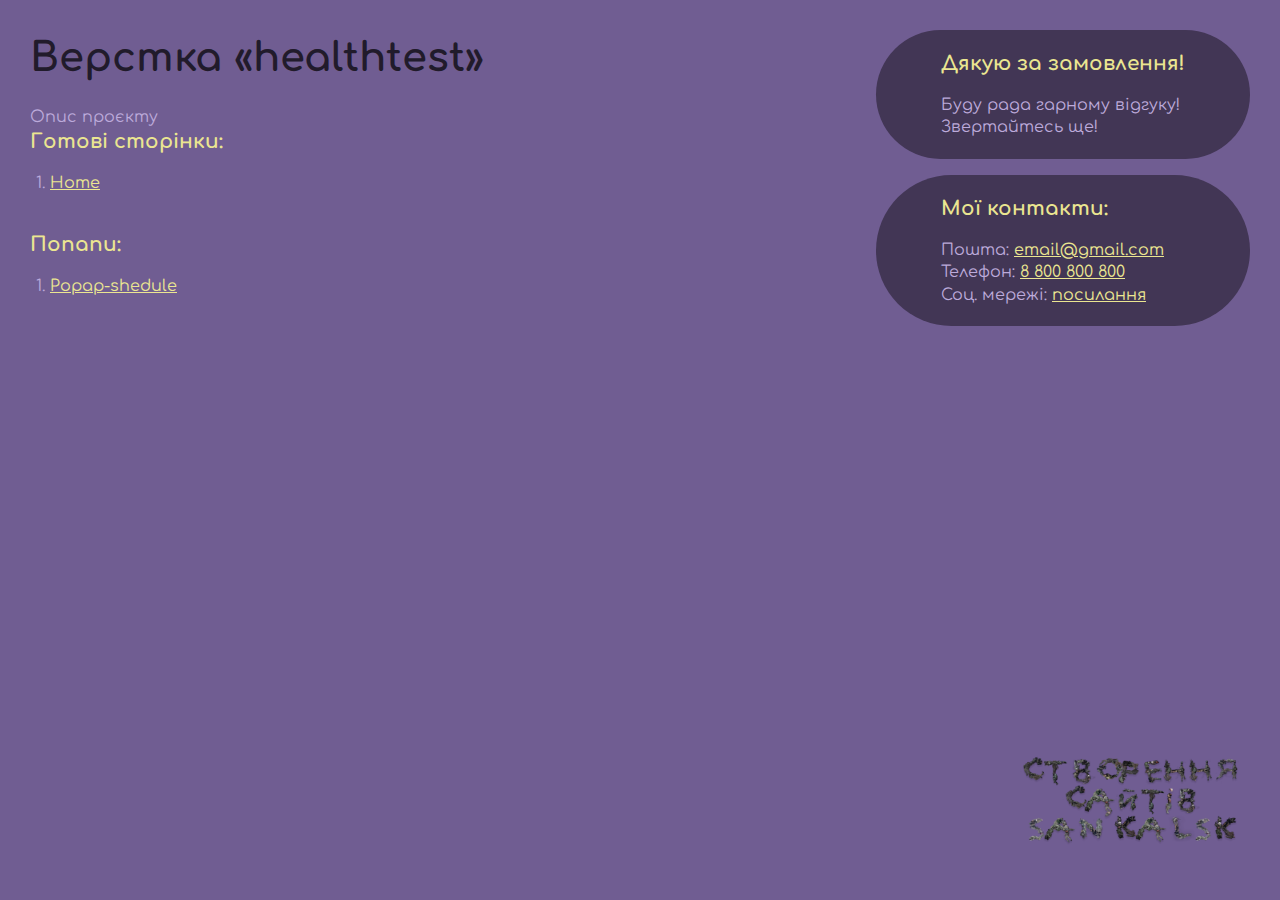
<file: index.html>
<!DOCTYPE html>
<html>

<head>
	<meta charset="UTF-8">
	<meta name="viewport" content="width=device-width, initial-scale=1.0">
	<title>Верстка «healthtest»</title>
</head>

<body>
	<div class="rootpage">
		<div class="rootpage__info">
			<h1>Верстка «healthtest»</h1>
			<div class="rootpage__content">
				<div class="rootpage__label">
					Опис проєкту
				</div>
				<h2>Готові сторінки:</h2>
				<ol class="rootpage__list">
					<li><a target="_blank" href="home.html">Home</a></li>
				</ol>
				<h2>Попапи:</h2>
				<ol class="rootpage__list">
					<li><a target="_blank" href="home.html#popup-schedule">Popap-shedule</a></li>
				</ol>
			</div>
		</div>
		<div class="rootpage__feedback">
			<div class="rootpage__tnx">
				<h2>Дякую за замовлення!</h2>
				<p>Буду рада гарному відгуку!</p>
				<p>Звертайтесь ще!</p>
			</div>
			<div class="rootpage__contacts">
				<h2>Мої контакти:</h2>
				<p>Пошта: <a href="mailto:email@gmail.com">email@gmail.com</a></p>
				<p>Телефон: <a href="tel:8800800800">8 800 800 800</a></p>
				<p>Соц. мережі: <a href="#">посилання</a></p>
			</div>
		</div>
	</div>
</body>
<style>
	@charset "UTF-8";
	@import url('https://fonts.googleapis.com/css2?family=Comfortaa:wght@400;700&display=swap');

	*,
	*::before,
	*::after {
		padding: 0px;
		margin: 0px;
		border: 0px;
		box-sizing: border-box;
	}

	html,
	body {
		height: 100%;
		margin: 0;
		padding: 0;
		min-width: 20rem;
		width: 100%;
		color: #bcaada;
		background-color: #705d92;
	}

	body {
		font-family: 'Comfortaa', cursive;
		font-size: 100%;
		line-height: 1;
		font-size: 1rem;
	}

	a {
		text-decoration: underline;
		color: #ebe691
	}

	a:visited {
		text-decoration: underline;
		color: #aaa768;
	}

	a:hover {
		text-decoration: none;
	}

	ul li {
		list-style: none;
	}

	img {
		vertical-align: top;
	}

	.wrapper {
		width: 100%;
		min-height: 100%;
		overflow: hidden;
	}

	.rootpage {
		padding: 1.875rem;
		display: flex;
		justify-content: space-between;
		align-items: flex-start;
		min-height: 100%;
		gap: 1.25rem;
		background: url("img/no_father_bot.png") right bottom / 18.75rem 12.5rem no-repeat;
	}

	@media (max-width: 767px) {
		.rootpage {
			flex-direction: column;
			padding: 1.875rem .9375rem 12.5rem .9375rem;
		}
	}

	h1 {
		color: #211b2b;
		font-size: 2.5rem;
		margin: 0px 0px 1.25rem 0px;
		transition: all 0.5s ease 0s;
	}

	h1:hover {
		text-shadow: 0 0 5px #bcaada;
		transition: all 0.5s ease 0s;
	}

	@media (max-width: 767px) {
		h1 {
			font-size: 1.85rem;
			margin: 0px 0px 1.25rem 0px;
		}
	}

	h2 {
		color: #ebe691;
		font-size: 1.25rem;
		margin: 0px 0px 1rem 0px;
	}

	@media (max-width: 767px) {
		h2 {
			font-size: 1.125rem;
			margin: 0px 0px 1rem 0px;
		}
	}

	.rootpage__info {
		line-height: 1.4;
		margin: 0px 0px 1.5rem 0px;
	}

	.rootpage__list {
		margin: 0px 0px 2.25rem 1.25rem;
	}

	.rootpage__list li:not(:last-child) {
		margin: 0px 0px 15px 0px;
	}

	.rootpage__contacts,
	.rootpage__tnx {
		border-radius: 200px;
		padding: 20px 65px;
		line-height: 1.4;
		transition: all 0.5s ease 0s;
	}

	.rootpage__contacts:hover,
	.rootpage__tnx:hover {
		box-shadow: 0 0 5px #bcaada;
		transition: all 0.5s ease 0s;
	}

	@media (max-width: 767px) {

		.rootpage__contacts,
		.rootpage__tnx {
			border-radius: 2.5rem;
			padding: 1.25rem;
		}
	}

	.rootpage__contacts {
		background-color: #423655;
	}

	.rootpage__contacts a {
		color: #ebe691;
	}

	.rootpage__tnx {
		background-color: #423655;
		margin: 0px 0px 1rem 0px;
	}
</style>

</html>
</file>
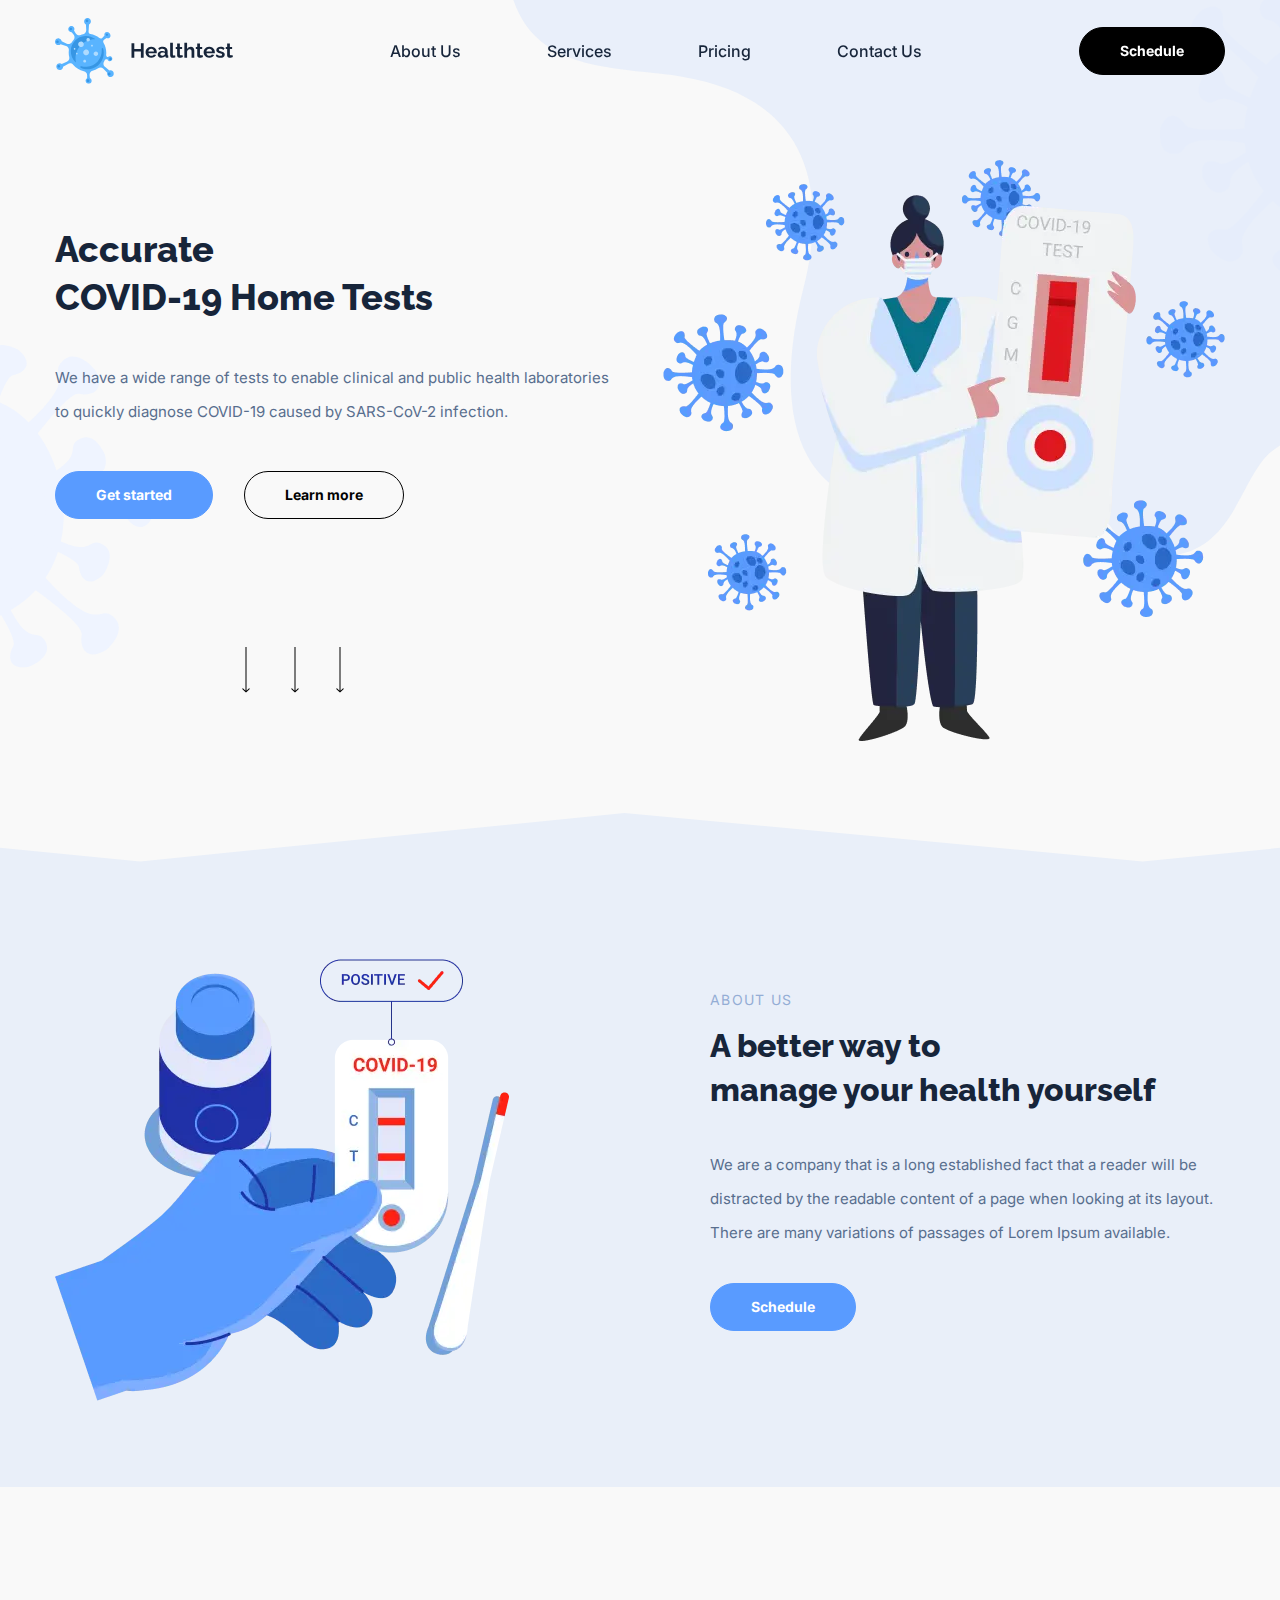
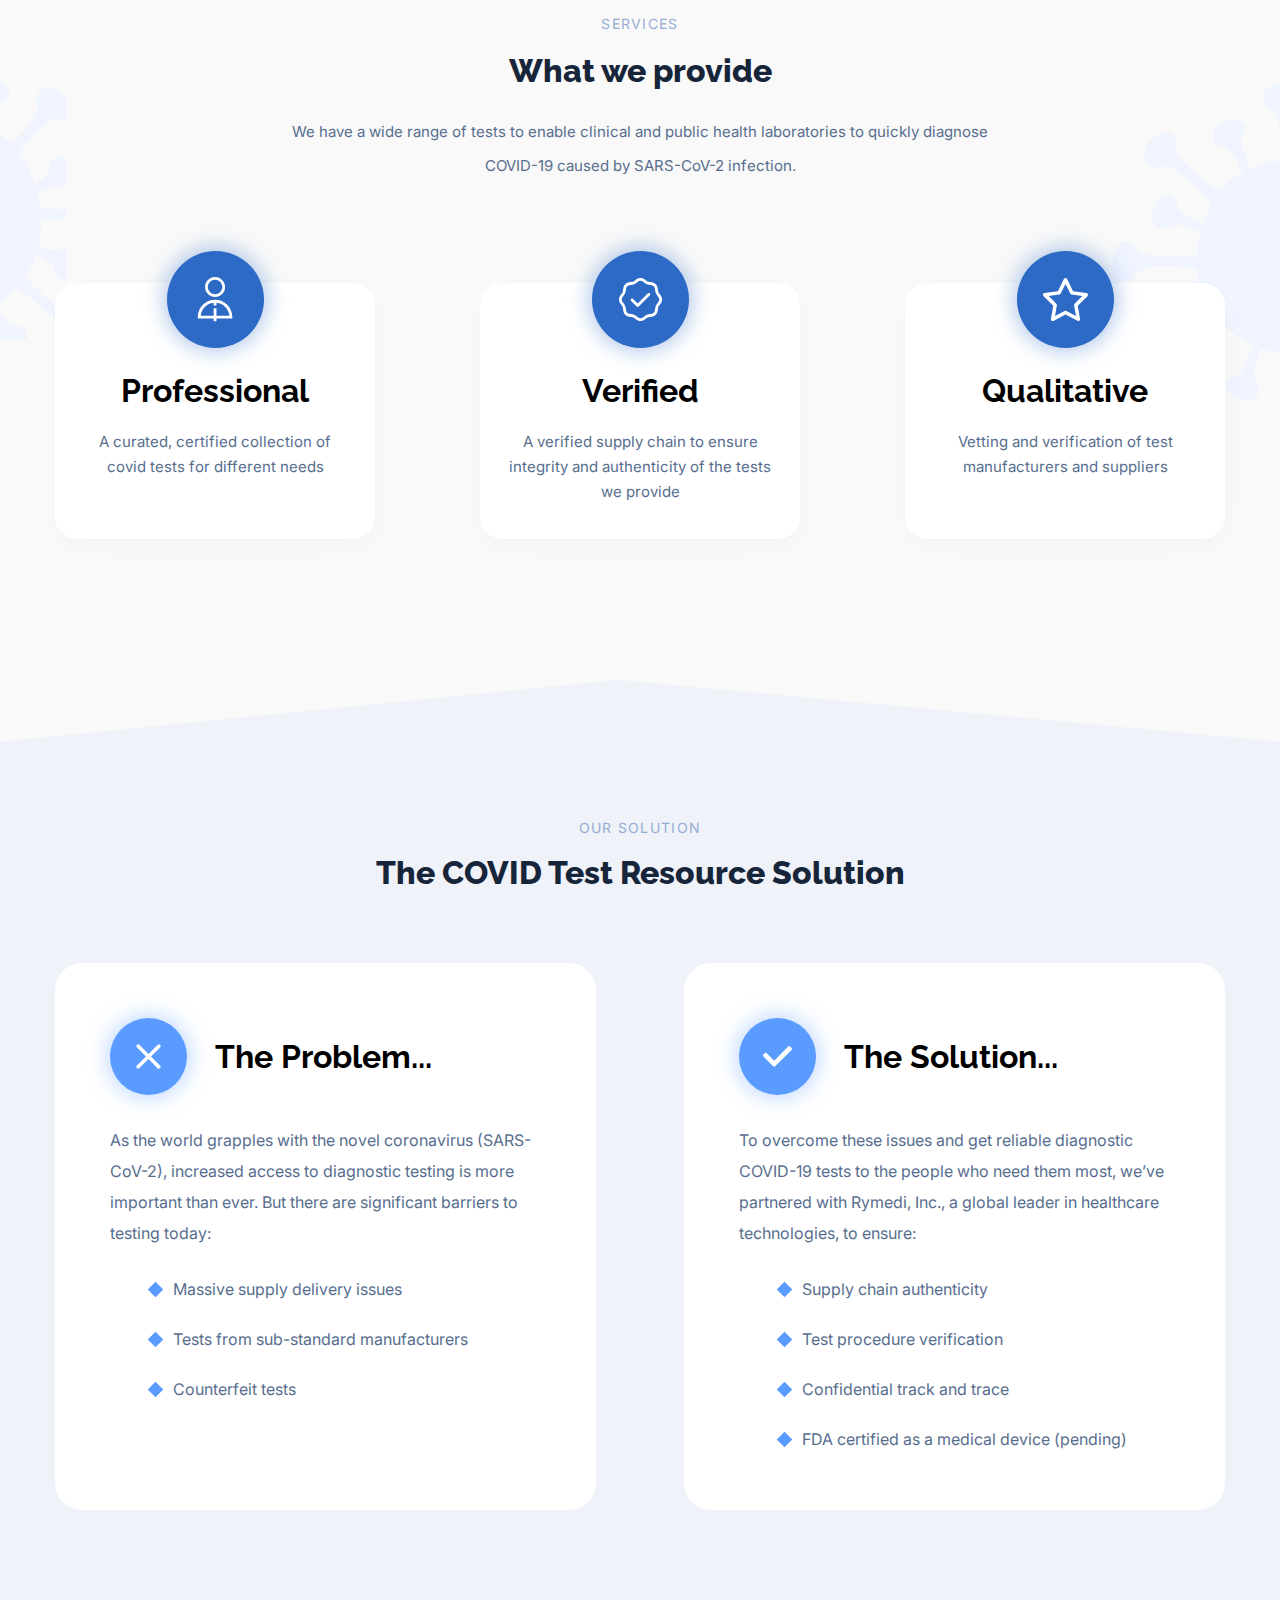
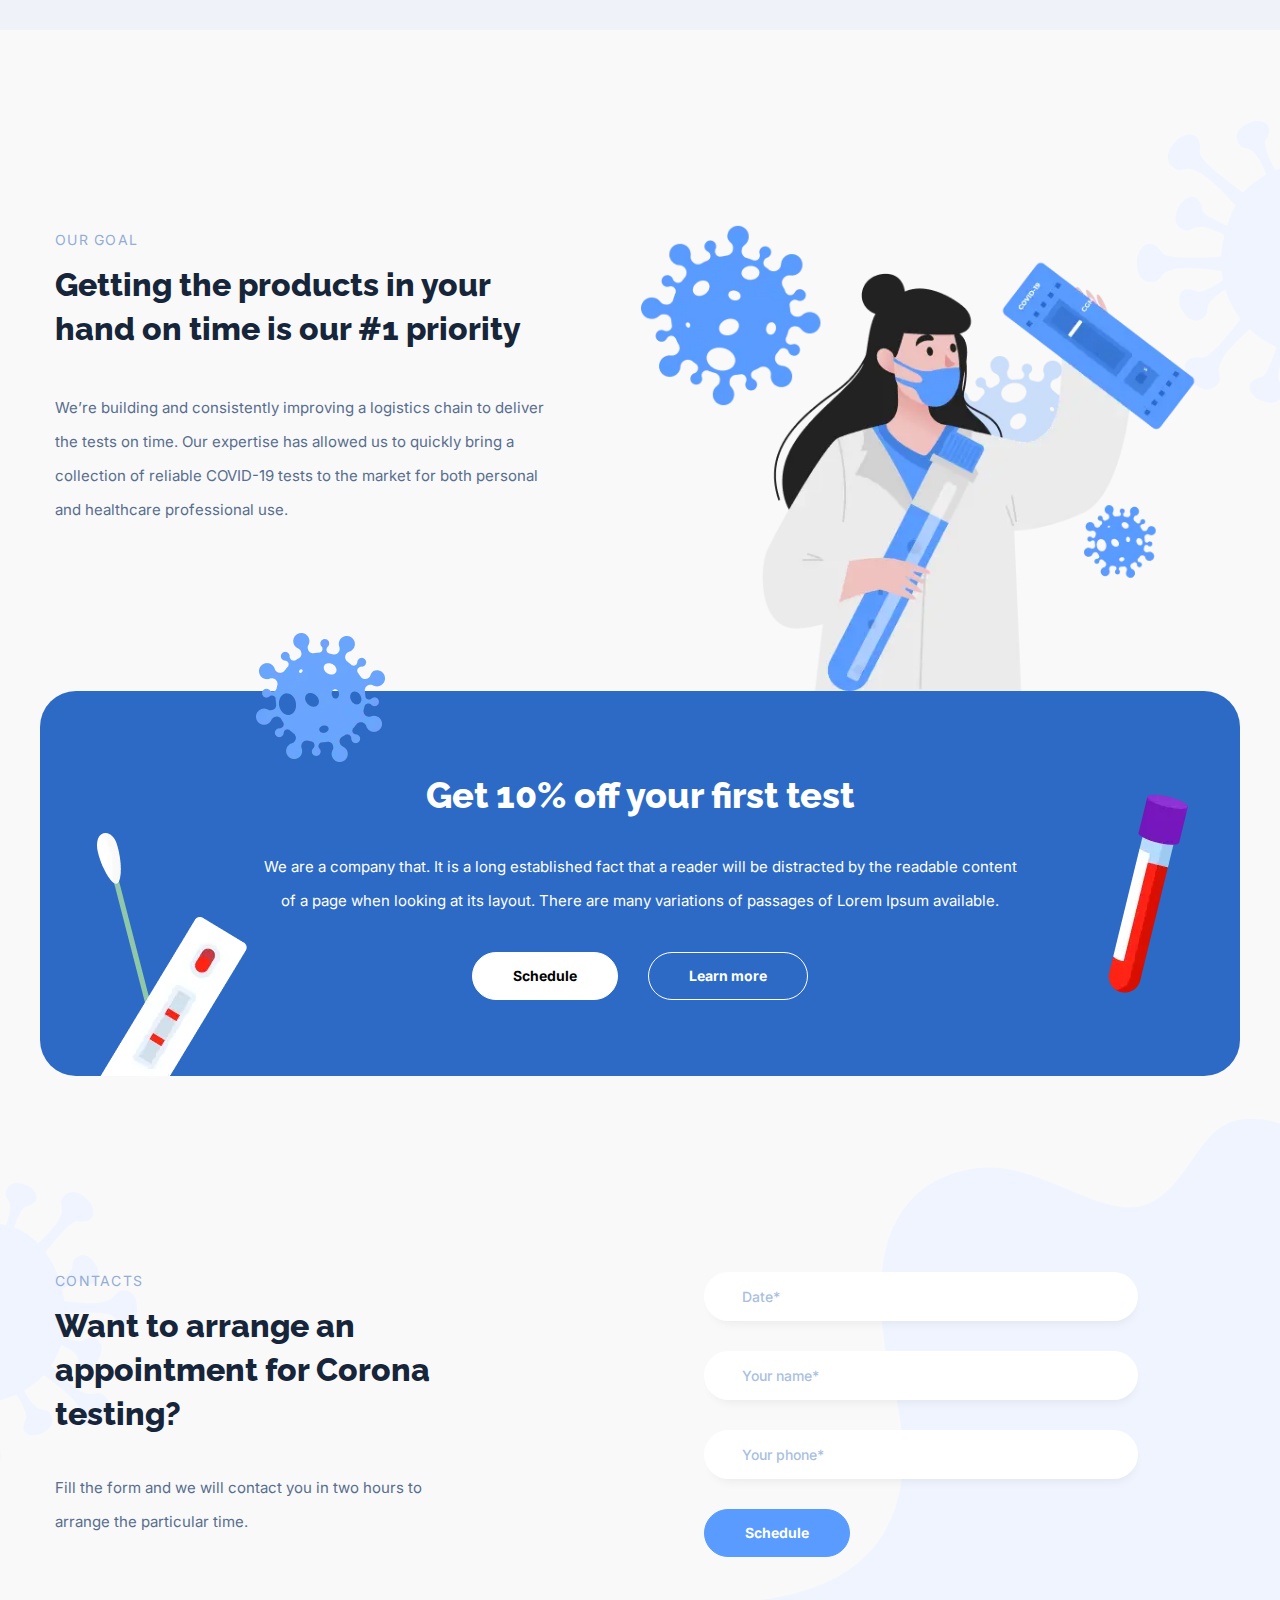
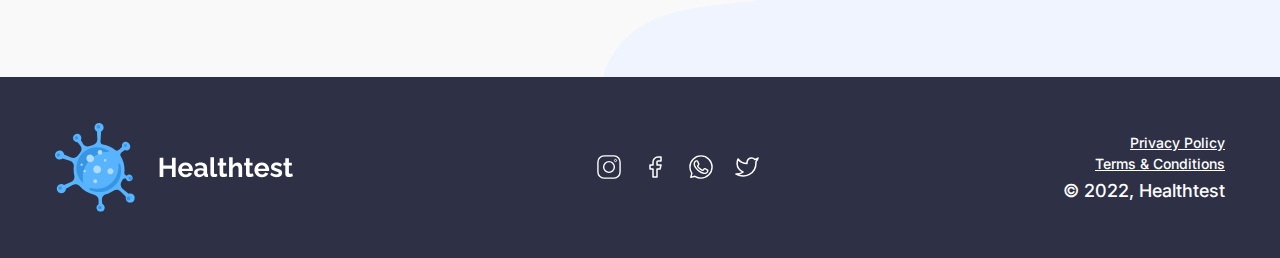
<file: home.html>
<!DOCTYPE html>
<html lang="en">

<head>
	<title>HomePage</title>
	<meta charset="UTF-8">
	<meta name="format-detection" content="telephone=no">
	<!-- <style>body{opacity: 0;}</style> -->
	<link rel="stylesheet" href="css/style.min.css?_v=20230417182920">
	<link rel="shortcut icon" href="favicon.ico">
	<!-- <meta name="robots" content="noindex, nofollow"> -->
	<meta name="viewport" content="width=device-width, initial-scale=1.0">
</head>

<body>
	<div class="wrapper">
		<header class="header">
			<div class="header__container">
				<a href="#" class="header__logo-block logo-block">
					<div class="logo-block__logo">
						<img src="img/header/logoicon.svg" alt="Logo">
					</div>
					<svg class="logo-block__name">
						<use xlink:href="img/icons/icons.svg#healthtest"></use>
					</svg>
				</a>
				<div class="header__menu menu">
					<nav class="menu__body">
						<ul class="menu__list">
							<li class="menu__item"><a href="#" data-goto-speed="500" data-goto-header data-goto=".about-us" class="menu__link">about us</a></li>
							<li class="menu__item"><a href="#" data-goto-speed="700" data-goto-header data-goto=".services" class="menu__link">services</a></li>
							<li class="menu__item"><a href="#" data-goto-speed="900" data-goto-header data-goto=".offer" class="menu__link">pricing</a></li>
							<li class="menu__item"><a href="#" data-goto-speed="1000" data-goto-header data-goto=".contacts" class="menu__link">contact us</a></li>
						</ul>
					</nav>
				</div>
				<button data-da=".menu__body,767.98" data-popup="#popup-schedule" type="button" class="header__button button button_black"><span>Schedule</span></button>
				<button type="button" class="menu__icon icon-menu"><span></span></button>
			</div>
		</header>
		<main class="page">
			<section class="hero">
				<div class="hero__container">
					<div class="hero__body">
						<div class="hero__content">
							<h1 class="hero__title title title_main">Accurate <br>
								COVID-19 Home Tests
							</h1>
							<div class="hero__text text">
								<p>
									We have a wide range of tests to enable clinical and public health laboratories to quickly diagnose COVID-19 caused by SARS-CoV-2 infection.
								</p>
							</div>
							<div class="hero__actions">
								<button type="button" class="hero__button button"><span>Get started</span></button>
								<a href="#" class="hero__button button button_invert-black"><span>Learn more</span></a>
							</div>
						</div>
						<div class="hero__image">
							<picture><source srcset="img/hero/image.webp" type="image/webp"><img src="img/hero/image.png" alt="Image"></picture>
						</div>
					</div>
				</div>
			</section>
			<section data-watch="navigator" class="about-us">
				<div class="about-us__body">
					<div class="about-us__container">
						<div class="about-us__image">
							<picture><source srcset="img/about-us/image.webp" type="image/webp"><img src="img/about-us/image.png" alt="Image"></picture>
						</div>
						<div class="about-us__content">
							<div class="about-us__label label">ABOUT US</div>
							<h2 class="about-us__title title">A better way to <br> manage your health yourself</h2>
							<div class="about-us__text text">
								<p>
									We are a company that is a long established fact that a reader will be distracted by the readable content of a page when looking at its layout. There are many variations of passages of Lorem Ipsum available.
								</p>
							</div>
							<div class="about-us__button">
								<button type="button" class="button" data-popup="#popup-schedule"><span>Schedule</span></button>
							</div>
						</div>
					</div>
				</div>
			</section>
			<section data-watch="navigator" class="services">
				<div class="services__container">
					<div class="services__body">
						<div class="services__header">
							<div class="services__label label">SERVICES</div>
							<h2 class="services__title title">What we provide</h2>
							<div class="services__text text">
								<p>
									We have a wide range of tests to enable clinical and public health laboratories to quickly diagnose COVID-19 caused by SARS-CoV-2 infection.
								</p>
							</div>
						</div>
						<div class="services__cards">
							<ul class="services__items">
								<li class="services__item">
									<a href="#" class="card-services">
										<div class="card-services__icon">
											<svg class="card-services__pic">
												<use xlink:href="img/icons/icons.svg#profi"></use>
											</svg>
										</div>
										<h3 class="card-services__title title title_small">Professional</h3>
										<div class="card-services__text">
											<p>
												A curated, certified collection of covid tests for different needs
											</p>
										</div>
									</a>
								</li>
								<li class="services__item">
									<a href="#" class="card-services">
										<div class="card-services__icon">
											<svg class="card-services__pic">
												<use xlink:href="img/icons/icons.svg#ver"></use>
											</svg>
										</div>
										<h3 class="card-services__title title title_small">Verified</h3>
										<div class="card-services__text">
											<p>
												A verified supply chain to ensure integrity and authenticity of the tests we provide
											</p>
										</div>
									</a>
								</li>
								<li class="services__item">
									<a href="#" class="card-services">
										<div class="card-services__icon">
											<svg class="card-services__pic">
												<use xlink:href="img/icons/icons.svg#qualit"></use>
											</svg>
										</div>
										<h3 class="card-services__title title title_small">Qualitative</h3>
										<div class="card-services__text">
											<p>
												Vetting and verification of test manufacturers and suppliers
											</p>
										</div>
									</a>
								</li>
							</ul>
						</div>
					</div>
				</div>
			</section>
			<section class="solution">
				<div class="solution__body">
					<div class="solution__container">
						<div class="solution__header">
							<div class="solution__label label">OUR SOLUTION</div>
							<h2 class="solution__title title">The COVID Test Resource Solution</h2>
						</div>
						<div class="solution__items">
							<div class="solution__item item-solution">
								<div class="item-solution__header">
									<div class="item-solution__icon">
										<svg class="item-solution__pic">
											<use xlink:href="img/icons/icons.svg#x"></use>
										</svg>
									</div>
									<h3 class="item-solution__title title title_small">The Problem...</h3>
								</div>
								<div class="item-solution__text">
									<p>
										As the world grapples with the novel coronavirus (SARS-CoV-2), increased access to diagnostic testing is more important than ever. But there are significant barriers to testing today:
									</p>
									<ul class="item-solution__list">
										<li class="item-solution__item">Massive supply delivery issues</li>
										<li class="item-solution__item">Tests from sub-standard manufacturers</li>
										<li class="item-solution__item">Counterfeit tests</li>
									</ul>
								</div>
							</div>
							<div class="solution__item item-solution">
								<div class="item-solution__header">
									<div class="item-solution__icon">
										<svg class="item-solution__pic">
											<use xlink:href="img/icons/icons.svg#done"></use>
										</svg>
									</div>
									<h3 class="item-solution__title title title_small">The Solution...</h3>
								</div>
								<div class="item-solution__text">
									<p>
										To overcome these issues and get reliable diagnostic COVID-19 tests to the people who need them most, we’ve partnered with Rymedi, Inc., a global leader in healthcare technologies, to ensure:
									</p>
									<ul class="item-solution__list">
										<li class="item-solution__item">Supply chain authenticity</li>
										<li class="item-solution__item">Test procedure verification</li>
										<li class="item-solution__item">Confidential track and trace</li>
										<li class="item-solution__item">FDA certified as a medical device (pending)</li>
									</ul>
								</div>
							</div>
						</div>
					</div>
				</div>
			</section>
			<section class="goal">
				<div class="goal__container">
					<div class="goal__body">
						<div class="goal__content">
							<div class="goal__label label">OUR GOAL</div>
							<h2 class="goal__title title">Getting the products in your hand on time is our #1 priority</h2>
							<div class="goal__text text">
								<p>
									We’re building and consistently improving a logistics chain to deliver the tests on time. Our expertise has allowed us to quickly bring a collection of reliable COVID-19 tests to the market for both personal and healthcare professional use.
								</p>
							</div>
						</div>
						<div class="goal__image">
							<picture><source srcset="img/goal/image.webp" type="image/webp"><img src="img/goal/image.png" alt="Image"></picture>
						</div>
					</div>
				</div>
			</section>
			<section data-watch="navigator" class="offer">
				<div class="offer__container">
					<h2 class="offer__title title title_main title_white">Get 10% off your first test</h2>
					<div class="offer__text text">
						<p>
							We are a company that. It is a long established fact that a reader will be distracted by the readable content of a page when looking at its layout. There are many variations of passages of Lorem Ipsum available.
						</p>
					</div>
					<div class="offer__actions">
						<button type="button" class="offer__button button button_invert-white" data-popup="#popup-schedule"><span>Schedule</span></button>
						<a href="#" class="offer__button button button_invert-blue"><span>Learn more</span></a>
					</div>
				</div>
			</section>
			<section data-watch="navigator" class="contacts">
				<div class="contacts__container">
					<div class="contacts__body">
						<div class="contacts__content">
							<div class="contacts__label label">CONTACTS</div>
							<h2 class="contacts__title title">Want to arrange an appointment for Corona testing?</h2>
							<div class="contacts__text text">
								<p>
									Fill the form and we will contact you in two hours to arrange the particular time.
								</p>
							</div>
						</div>
						<form class="contacts__form form" action="#" method="POST">
							<div class="form__line">
								<input data-validate required data-required autocomplete="off" type="text" name="form[]" data-error="Error" placeholder="Date*" class="form__input input">
							</div>
							<div class="form__line">
								<input data-validate required data-required autocomplete="off" type="text" name="form[]" data-error="Error" placeholder="Your name*" class="form__input input">
							</div>
							<div class="form__line">
								<input data-validate required data-required autocomplete="off" type="tel" name="form[]" data-error="Error" placeholder="Your phone*" class="form__input input">
							</div>
							<div class="form__button">
								<button type="submit" class="button"><span>Schedule</span></button>
							</div>
						</form>
					</div>
				</div>
			</section>
		</main>
		<footer class="footer">
			<div class="footer__container">
				<div class="footer__body">
					<a href="#" class="footer__logo-block logo-block logo-block_footer">
						<div class="logo-block__logo">
							<img src="img/header/logoicon.svg" alt="Logo">
						</div>
						<svg class="logo-block__name">
							<use xlink:href="img/icons/icons.svg#healthtest"></use>
						</svg>
					</a>
					<div class="footer__social social">
						<ul class="social__items">
							<li class="social__item">
								<a href="#" class="social__link">
									<svg class="social__icon">
										<use xlink:href="img/icons/icons.svg#instagram"></use>
									</svg>
								</a>
							</li>
							<li class="social__item">
								<a href="#" class="social__link">
									<svg class="social__icon">
										<use xlink:href="img/icons/icons.svg#facebook"></use>
									</svg>
								</a>
							</li>
							<li class="social__item">
								<a href="#" class="social__link">
									<svg class="social__icon">
										<use xlink:href="img/icons/icons.svg#whatsapp"></use>
									</svg>
								</a>
							</li>
							<li class="social__item">
								<a href="#" class="social__link">
									<svg class="social__icon">
										<use xlink:href="img/icons/icons.svg#twitter"></use>
									</svg>
								</a>
							</li>
						</ul>
					</div>
				</div>
				<div class="footer__info">
					<ul class="footer__policy policy">
						<li><a href="#" class="policy__link">Privacy Policy</a></li>
						<li><a href="#" class="policy__link">Terms & Conditions</a></li>
					</ul>
					<div class="footer__copyright">© 2022, Healthtest</div>
				</div>
			</div>
		</footer>
		<button type="button" class="button_top">
			<img src="img/decor/arrow2.svg" alt="Back to top">
		</button>
	</div>
	<script src="js/app.min.js?_v=20230417182920"></script>
	<div id="popup-schedule" aria-hidden="true" class="popup popup-schedule">
		<div class="popup__wrapper">
			<div class="popup__content">
				<button data-close type="button" class="popup__close">
					<svg class="popup__button">
						<use xlink:href="img/icons/icons.svg#x"></use>
					</svg>
				</button>
				<div class="popup__form">
					<form class="form" action="#" method="POST">
						<div class="form__line">
							<input data-validate required data-required autocomplete="off" type="text" name="form[]" data-error="Error" placeholder="Date*" class="form__input input">
						</div>
						<div class="form__line">
							<input data-validate required data-required autocomplete="off" type="text" name="form[]" data-error="Error" placeholder="Your name*" class="form__input input">
						</div>
						<div class="form__line">
							<input data-validate required data-required autocomplete="off" type="tel" name="form[]" data-error="Error" placeholder="Your phone*" class="form__input input">
						</div>
						<div class="form__button">
							<button type="submit" class="button"><span>Schedule</span></button>
						</div>
					</form>
				</div>
			</div>
		</div>
	</div>
</body>

</html>
</file>
<file: css/style.min.css>
@charset "UTF-8";@import url(https://fonts.googleapis.com/css?family=Inter:regular,500&display=swap);@import url(https://fonts.googleapis.com/css?family=Raleway:700,800&display=swap);*{padding:0;margin:0;border:0}*,:after,:before{-webkit-box-sizing:border-box;box-sizing:border-box}body,html{height:100%;min-width:320px}body{color:#586e8e;line-height:1;font-family:Inter;font-size:.9375rem;-ms-text-size-adjust:100%;-moz-text-size-adjust:100%;-webkit-text-size-adjust:100%;-webkit-font-smoothing:antialiased;-moz-osx-font-smoothing:grayscale}button,input,textarea{font-family:Inter;font-size:inherit}button{cursor:pointer;color:inherit;background-color:transparent}a{color:inherit;text-decoration:none}ul li{list-style:none}img{vertical-align:top}h1,h2,h3,h4,h5,h6{font-weight:inherit;font-size:inherit}.lock body{overflow:hidden;-ms-touch-action:none;touch-action:none;-ms-scroll-chaining:none;overscroll-behavior:none}.wrapper{min-height:100%;display:-webkit-box;display:-ms-flexbox;display:flex;-webkit-box-orient:vertical;-webkit-box-direction:normal;-ms-flex-direction:column;flex-direction:column;overflow:hidden}@supports (overflow:clip){.wrapper{overflow:clip}}.wrapper>main{-webkit-box-flex:1;-ms-flex:1 1 auto;flex:1 1 auto}.wrapper>*{min-width:0}[class*=__container]{max-width:75rem;margin:0 auto;padding:0 .9375rem}.form{display:-webkit-box;display:-ms-flexbox;display:flex;-webkit-box-orient:vertical;-webkit-box-direction:normal;-ms-flex-direction:column;flex-direction:column;row-gap:1.875rem}.form__line{position:relative}.form__error{color:red;font-weight:500;position:absolute;width:100%;height:100%;bottom:-110%;left:2.375rem}.button{display:-webkit-inline-box;display:-ms-inline-flexbox;display:inline-flex;padding:.6875rem 2.5rem;font-weight:700;font-size:.875rem;line-height:1.7142857143;border-radius:2.375rem;background-color:#599bff;color:#fff;border:.0625rem solid #599bff;-webkit-transition:all .5s ease 0s;-o-transition:all .5s ease 0s;transition:all .5s ease 0s;-webkit-box-pack:center;-ms-flex-pack:center;justify-content:center}.button._fw{width:100%}.button_black{background-color:#000;border:.0625rem solid #000}.button_invert-black{border:.0625rem solid #000;color:#000;background-color:transparent}.button_invert-white{border:.0625rem solid #fff;color:#000;background-color:#fff}.button_invert-blue{border:.0625rem solid #fff;color:#fff;background-color:transparent}.button_top{position:fixed;z-index:10;background-color:rgba(105,165,255,.3);-webkit-backdrop-filter:blur(1.25rem);backdrop-filter:blur(1.25rem);width:4.375rem;height:4.375rem;border-radius:50%;-webkit-box-shadow:.125rem .5rem .75rem -.4375rem rgba(0,0,0,.08);box-shadow:.125rem .5rem .75rem -.4375rem rgba(0,0,0,.08);bottom:1.25rem;right:1.25rem;display:none;cursor:pointer;-webkit-transition:background-color .5s ease 0s;-o-transition:background-color .5s ease 0s;transition:background-color .5s ease 0s}.button_top img{-webkit-transform:rotate(-90deg);-ms-transform:rotate(-90deg);transform:rotate(-90deg)}input[type=email],input[type=tel],input[type=text],textarea{-webkit-appearance:none;-moz-appearance:none;appearance:none}.input{border-radius:2.375rem;-webkit-box-shadow:.125rem .5rem .75rem -.4375rem rgba(0,0,0,.08);box-shadow:.125rem .5rem .75rem -.4375rem rgba(0,0,0,.08);width:100%;display:block;padding:.9375rem 2.375rem}.input._form-focus{outline:.0625rem solid #599bff}.input[placeholder]:not([data-placeholder-nohiden])::-webkit-input-placeholder{font-size:.875rem;font-weight:500;line-height:1.9285714286;color:#a9bfdf;-webkit-transition:opacity .3s;transition:opacity .3s}.input[placeholder]:not([data-placeholder-nohiden])::-moz-placeholder{font-size:.875rem;font-weight:500;line-height:1.9285714286;color:#a9bfdf;-moz-transition:opacity .3s;transition:opacity .3s}.input[placeholder]:not([data-placeholder-nohiden]):-ms-input-placeholder{font-size:.875rem;font-weight:500;line-height:1.9285714286;color:#a9bfdf;-ms-transition:opacity .3s;transition:opacity .3s}.input[placeholder]:not([data-placeholder-nohiden])::-ms-input-placeholder{font-size:.875rem;font-weight:500;line-height:1.9285714286;color:#a9bfdf;-ms-transition:opacity .3s;transition:opacity .3s}.input[placeholder]:not([data-placeholder-nohiden])::placeholder{font-size:.875rem;font-weight:500;line-height:1.9285714286;color:#a9bfdf;-webkit-transition:opacity .3s;-o-transition:opacity .3s;transition:opacity .3s}.input[placeholder]:not([data-placeholder-nohiden]):focus::-webkit-input-placeholder{opacity:0}.input[placeholder]:not([data-placeholder-nohiden]):focus::-moz-placeholder{opacity:0}.input[placeholder]:not([data-placeholder-nohiden]):focus:-ms-input-placeholder{opacity:0}.input[placeholder]:not([data-placeholder-nohiden]):focus::-ms-input-placeholder{opacity:0}.input[placeholder]:not([data-placeholder-nohiden]):focus::placeholder{opacity:0}textarea.input{resize:none;padding:0 0}body::after{content:"";background-color:rgba(0,0,0,.5);position:fixed;width:100%;height:100%;top:0;left:0;opacity:0;-webkit-transition:opacity .8s ease 0s;-o-transition:opacity .8s ease 0s;transition:opacity .8s ease 0s;pointer-events:none;z-index:149}.popup-show body::after{opacity:1}.popup{position:fixed;top:0;left:0;bottom:0;right:0;padding:1.875rem .625rem;-webkit-transition:visibility .8s ease 0s;-o-transition:visibility .8s ease 0s;transition:visibility .8s ease 0s;visibility:hidden;pointer-events:none}.popup_show{z-index:150;visibility:visible;overflow:auto;pointer-events:auto}.popup_show .popup__content{visibility:visible;-webkit-transform:scale(1);-ms-transform:scale(1);transform:scale(1)}.popup__wrapper{display:-webkit-box;display:-ms-flexbox;display:flex;-webkit-box-orient:vertical;-webkit-box-direction:normal;-ms-flex-direction:column;flex-direction:column;-webkit-box-align:center;-ms-flex-align:center;align-items:center;min-height:100%;-webkit-box-flex:1;-ms-flex:1 1 auto;flex:1 1 auto;width:100%;display:flex;-webkit-box-pack:center;-ms-flex-pack:center;justify-content:center;align-items:center}.popup__content{visibility:hidden;-webkit-transform:scale(0);-ms-transform:scale(0);transform:scale(0);-webkit-transition:-webkit-transform .3s ease 0s;transition:-webkit-transform .3s ease 0s;-o-transition:transform .3s ease 0s;transition:transform .3s ease 0s;transition:transform .3s ease 0s,-webkit-transform .3s ease 0s;background-color:#eee;padding:3.75rem 1.25rem 1.25rem 1.25rem;width:100%;max-width:56.25rem;border-radius:2.375rem}.lock .popup__content{visibility:visible}.popup__close{position:absolute;top:1.25rem;right:1.25rem;fill:#17253a}.popup__button{width:1.25rem;height:1.25rem}[class*=-ibg]{position:relative}[class*=-ibg] img{position:absolute;width:100%;height:100%;top:0;left:0;-o-object-fit:cover;object-fit:cover}[class*=-ibg_contain] img{-o-object-fit:contain;object-fit:contain}.page{background-color:#f9f9f9}.logo-block{position:relative;z-index:10;width:11.125rem;display:-webkit-box;display:-ms-flexbox;display:flex;-webkit-box-align:center;-ms-flex-align:center;align-items:center;-webkit-column-gap:1.0625rem;-moz-column-gap:1.0625rem;column-gap:1.0625rem}.logo-block_footer{width:14.875rem;height:5.5625rem;-webkit-column-gap:1.5rem;-moz-column-gap:1.5rem;column-gap:1.5rem}.logo-block_footer .logo-block__logo{-webkit-box-flex:0;-ms-flex:0 0 5rem;flex:0 0 5rem;height:5.5625rem}.logo-block_footer .logo-block__name{-webkit-box-flex:0;-ms-flex:0 0 8.375rem;flex:0 0 8.375rem;fill:#fff}.logo-block__logo{-webkit-box-flex:0;-ms-flex:0 0 3.6875rem;flex:0 0 3.6875rem;height:4.0625rem}.logo-block__logo img{max-width:100%}.logo-block__name{-webkit-box-flex:0;-ms-flex:0 0 6.375rem;flex:0 0 6.375rem;height:1.6875rem;fill:#17253a}.title{font-family:Raleway;color:#17253a;font-weight:800;line-height:1.375}.title_main{line-height:1.3333333333}.title_small{font-size:1.625rem;font-weight:700;line-height:1.4230769231;color:#000}.title_white{color:#fff}.text{line-height:2.2666666667}.label{font-size:.875rem;line-height:1.3571428571;letter-spacing:.09em;text-transform:uppercase;color:#94add5}.header{padding-top:1.125rem;padding-bottom:1.125rem;position:fixed;top:0;left:0;width:100%;z-index:100}.header.header-back{background-color:rgba(249,249,249,.7);-webkit-backdrop-filter:blur(1.25rem);backdrop-filter:blur(1.25rem)}.header__container{display:-webkit-box;display:-ms-flexbox;display:flex;-webkit-box-align:center;-ms-flex-align:center;align-items:center;-webkit-box-pack:justify;-ms-flex-pack:justify;justify-content:space-between;gap:.9375rem}.header__logo-block{-webkit-box-flex:0;-ms-flex:0 0 11.125rem;flex:0 0 11.125rem}.header__menu{-webkit-box-flex:1;-ms-flex:1 0 auto;flex:1 0 auto}.menu{font-weight:500;font-size:1rem;line-height:1.125;text-transform:capitalize;color:#17253a}.menu__list{display:-webkit-box;display:-ms-flexbox;display:flex;-ms-flex-wrap:wrap;flex-wrap:wrap;-webkit-box-align:center;-ms-flex-align:center;align-items:center;-webkit-box-pack:center;-ms-flex-pack:center;justify-content:center}.menu__item{position:relative}.menu__item::before{content:"";position:absolute;width:0;height:.125rem;background-color:#17253a;bottom:-.25rem;left:50%;-webkit-transition:all .5s ease 0s;-o-transition:all .5s ease 0s;transition:all .5s ease 0s}.icon-menu{display:none}.footer{background-color:#2e3146}.footer__container{display:-webkit-box;display:-ms-flexbox;display:flex;-webkit-box-align:center;-ms-flex-align:center;align-items:center;-webkit-box-pack:justify;-ms-flex-pack:justify;justify-content:space-between}.footer__body{-webkit-box-flex:1;-ms-flex:1 0 auto;flex:1 0 auto;display:-webkit-box;display:-ms-flexbox;display:flex;-webkit-box-align:center;-ms-flex-align:center;align-items:center}.footer__logo-block{-webkit-box-flex:0;-ms-flex:0 0 14.875rem;flex:0 0 14.875rem}.footer__social{-webkit-box-flex:1;-ms-flex:1 0 auto;flex:1 0 auto}.footer__info{color:#fff;text-align:right;font-weight:500}.footer__info:not(:last-child){margin-bottom:.9375rem}.footer__policy{font-size:.875rem;line-height:1.5;text-transform:capitalize}.footer__policy:not(:last-child){margin-bottom:.3125rem}.footer__policy li{text-decoration:underline}.footer__copyright{font-size:1.125rem;line-height:1.3333333333}.social__items{display:-webkit-box;display:-ms-flexbox;display:flex;-webkit-box-pack:center;-ms-flex-pack:center;justify-content:center;-webkit-column-gap:1.375rem;-moz-column-gap:1.375rem;column-gap:1.375rem}.social__item{-webkit-box-flex:0;-ms-flex:0 0 1.5rem;flex:0 0 1.5rem}.social__icon{height:1.5rem;width:1.5rem;fill:transparent;stroke:#fff;-webkit-transition:all .5s ease 0s;-o-transition:all .5s ease 0s;transition:all .5s ease 0s}.hero{padding-top:10rem;position:relative}.hero::after{content:"";background:url(../img/decor/decor2.svg) 0 0 no-repeat;position:absolute;width:56.1875rem;height:43.8125rem;top:-18%;right:-10%}.hero__container{position:relative}.hero__container::after,.hero__container::before{content:"";position:absolute}.hero__container::before{background:url(../img/decor/decor1.svg) 0 0 no-repeat;width:25.9375rem;height:25.25rem;left:-25%;bottom:5%}.hero__container::after{background:url(../img/decor/decor5.svg) 0 0 no-repeat;width:20.75rem;height:20.1875rem;top:-35%;right:-21%}.hero__body{position:relative;z-index:10;display:-webkit-box;display:-ms-flexbox;display:flex;-webkit-box-pack:justify;-ms-flex-pack:justify;justify-content:space-between}.hero__body::after{content:"";position:absolute;background:url(../img/decor/arrow.svg) 0 0 no-repeat;width:.5rem;height:2.9375rem;left:16%;bottom:8%;-webkit-animation:arrows 1s linear infinite alternate;animation:arrows 1s linear infinite alternate}.hero__content{position:relative;-webkit-box-flex:0;-ms-flex:0 0 48%;flex:0 0 48%;padding-top:4.0625rem}.hero__content::after,.hero__content::before{content:"";position:absolute;background:url(../img/decor/arrow.svg) 0 0 no-repeat;width:.5rem;height:2.9375rem;bottom:8%}.hero__content::before{left:42%;-webkit-animation:arrows 1s linear .3s infinite alternate;animation:arrows 1s linear .3s infinite alternate}.hero__content::after{left:50%;-webkit-animation:arrows 1s linear .6s infinite alternate;animation:arrows 1s linear .6s infinite alternate}.hero__actions{display:-webkit-box;display:-ms-flexbox;display:flex;-webkit-column-gap:1.9375rem;-moz-column-gap:1.9375rem;column-gap:1.9375rem;-ms-flex-wrap:wrap;flex-wrap:wrap;row-gap:1.5rem}.hero__image{-webkit-box-flex:0;-ms-flex:0 0 48%;flex:0 0 48%}.hero__image img{max-width:100%}@-webkit-keyframes arrows{0%{-webkit-transform:translateY(0);transform:translateY(0)}100%{-webkit-transform:translateY(20%);transform:translateY(20%)}}@keyframes arrows{0%{-webkit-transform:translateY(0);transform:translateY(0)}100%{-webkit-transform:translateY(20%);transform:translateY(20%)}}.about-us{position:relative;z-index:10;background:url(../img/decor/decor3.svg) top center/cover no-repeat}.about-us__body{background-color:#e9eff9}.about-us__container{display:-webkit-box;display:-ms-flexbox;display:flex;-webkit-box-pack:justify;-ms-flex-pack:justify;justify-content:space-between;-webkit-column-gap:1.25rem;-moz-column-gap:1.25rem;column-gap:1.25rem}.about-us__image{-webkit-box-flex:0;-ms-flex:0 0 39%;flex:0 0 39%}.about-us__image img{max-width:100%}.about-us__content{-webkit-box-flex:0;-ms-flex:0 0 44%;flex:0 0 44%;padding-top:2rem}.about-us__label:not(:last-child){margin-bottom:.875rem}.about-us__title:not(:last-child){margin-bottom:2.25rem}.about-us__text:not(:last-child){margin-bottom:2.0625rem}.about-us__button:not(:last-child){margin-bottom:.875rem}.services__container{position:relative}.services__container::after,.services__container::before{content:"";position:absolute;background:url(../img/decor/decor5.svg) 0 0 no-repeat}.services__container::before{width:18.875rem;height:18.375rem;top:6%;left:-23%}.services__container::after{width:25.9375rem;height:25.1875rem;top:13%;right:-24%}.services__body{position:relative;z-index:10}.services__header{text-align:center}.services__header:not(:last-child){margin-bottom:6.25rem}.services__label:not(:last-child){margin-bottom:.9375rem}.services__title:not(:last-child){margin-bottom:1.375rem}.services__text{max-width:45.25rem;margin:0 auto}.services__text:not(:last-child){margin-bottom:.9375rem}.services__items{display:-ms-grid;display:grid;grid-template-columns:repeat(auto-fill,minmax(16.25rem,1fr));row-gap:4.5rem}.card-services{display:block;min-height:100%;position:relative;background-color:#fff;-webkit-box-shadow:.125rem .5rem 1.9375rem -.625rem rgba(0,0,0,.05);box-shadow:.125rem .5rem 1.9375rem -.625rem rgba(0,0,0,.05);border-radius:1.375rem;padding:5.3125rem 1.6875rem 2.1875rem 1.6875rem;text-align:center}.card-services__icon{position:absolute;width:6.0625rem;height:6.0625rem;border-radius:50%;background-color:#2c6ac6;top:-2rem;left:calc(50% - 3.03125rem);display:-webkit-box;display:-ms-flexbox;display:flex;-webkit-box-align:center;-ms-flex-align:center;align-items:center;-webkit-box-pack:center;-ms-flex-pack:center;justify-content:center;-webkit-box-shadow:0 0 1.25rem .25rem rgba(44,106,198,.35);box-shadow:0 0 1.25rem .25rem rgba(44,106,198,.35);-webkit-animation:icons 1s ease infinite alternate;animation:icons 1s ease infinite alternate;-webkit-animation-play-state:paused;animation-play-state:paused}.card-services__pic{width:2.8125rem;height:2.8125rem;fill:#fff}.card-services__title:not(:last-child){margin-bottom:1rem}.card-services__text{line-height:1.6666666667}@-webkit-keyframes icons{0%{-webkit-transform:scale(1);transform:scale(1)}100%{-webkit-transform:scale(1.1);transform:scale(1.1)}}@keyframes icons{0%{-webkit-transform:scale(1);transform:scale(1)}100%{-webkit-transform:scale(1.1);transform:scale(1.1)}}.solution{background:url(../img/decor/decor6.svg) top center/cover no-repeat}.solution__body{background-color:#eff2f9}.solution__header{text-align:center}.solution__label:not(:last-child){margin-bottom:.8125rem}.solution__title:not(:last-child){margin-bottom:.8125rem}.solution__items{display:-ms-grid;display:grid;grid-template-columns:repeat(auto-fill,minmax(23.75rem,1fr));row-gap:3.75rem}.item-solution{min-height:100%;background-color:#fff;border-radius:1.6875rem;padding:3.4375rem}.item-solution__header{display:-webkit-box;display:-ms-flexbox;display:flex;-webkit-box-align:center;-ms-flex-align:center;align-items:center;-webkit-column-gap:1.75rem;-moz-column-gap:1.75rem;column-gap:1.75rem}.item-solution__header:not(:last-child){margin-bottom:1.875rem}.item-solution__icon{-webkit-box-flex:0;-ms-flex:0 0 4.8125rem;flex:0 0 4.8125rem;height:4.8125rem;border-radius:50%;background-color:#599bff;-webkit-box-shadow:0 0 1.25rem .25rem rgba(89,155,255,.35);box-shadow:0 0 1.25rem .25rem rgba(89,155,255,.35);display:-webkit-box;display:-ms-flexbox;display:flex;-webkit-box-align:center;-ms-flex-align:center;align-items:center;-webkit-box-pack:center;-ms-flex-pack:center;justify-content:center;-webkit-animation:icons 1s ease infinite alternate;animation:icons 1s ease infinite alternate;-webkit-animation-play-state:paused;animation-play-state:paused}.item-solution__pic{width:1.8125rem;height:1.8125rem;fill:#fff}.item-solution__text{line-height:1.9375}.item-solution__text p{margin-bottom:1.5625rem}.item-solution__list{padding-left:2.5rem}.item-solution__item{display:-webkit-box;display:-ms-flexbox;display:flex;-webkit-box-align:center;-ms-flex-align:center;align-items:center;-webkit-column-gap:.75rem;-moz-column-gap:.75rem;column-gap:.75rem}.item-solution__item:not(:last-child){margin-bottom:1.1875rem}.item-solution__item::before{content:"";-webkit-box-flex:0;-ms-flex:0 0 .6875rem;flex:0 0 .6875rem;height:.6875rem;background-color:#599bff;-webkit-transform:rotate(-45deg);-ms-transform:rotate(-45deg);transform:rotate(-45deg)}.goal__container{position:relative}.goal__container::after{content:"";background:url(../img/decor/decor5.svg) 0 0 no-repeat;width:22.1875rem;height:21.5625rem;position:absolute;top:-25%;right:-21%}.goal__body{position:relative;z-index:10;display:-webkit-box;display:-ms-flexbox;display:flex}.goal__content{padding-top:1.5625rem;padding-bottom:2.5625rem;-webkit-box-flex:1;-ms-flex:1 0 42%;flex:1 0 42%}.goal__label:not(:last-child){margin-bottom:.8125rem}.goal__text:not(:last-child){margin-bottom:.8125rem}.goal__image{-webkit-box-flex:0;-ms-flex:0 1 61%;flex:0 1 61%;-webkit-transform:translateX(14%);-ms-transform:translateX(14%);transform:translateX(14%);-ms-flex-item-align:end;align-self:flex-end}.goal__image img{max-width:100%}.offer{position:relative}.no-webp .offer::after{background:url(../img/offer/decor3.png) 0 0 no-repeat}.offer::after{content:"";position:absolute;width:8.0625rem;height:8.0625rem;top:-15%;left:20%}.offer__container{background-color:#2c6ac6;border-radius:2.25rem;text-align:center;overflow:hidden;position:relative}.offer__container::after,.offer__container::before{content:"";position:absolute}.no-webp .offer__container::before{background:url(../img/offer/decor1.png) 0 0 no-repeat}.offer__container::before{width:11.4375rem;height:21rem;bottom:-24%;left:2%}.no-webp .offer__container::after{background:url(../img/offer/decor2.png) 0 0 no-repeat}.offer__container::after{width:5.3125rem;height:13.125rem;bottom:20%;right:4%}.offer__text{max-width:47.875rem;margin:0 auto;color:#fff}.offer__actions{display:-webkit-box;display:-ms-flexbox;display:flex;-webkit-box-pack:center;-ms-flex-pack:center;justify-content:center;-webkit-column-gap:1.875rem;-moz-column-gap:1.875rem;column-gap:1.875rem;row-gap:1.3125rem}.contacts{position:relative;overflow:hidden}.contacts::after{content:"";background:url(../img/decor/decor4.svg) 0 0/cover no-repeat;width:56.1875rem;height:43.875rem;position:absolute;bottom:-24%;right:-17%}.contacts__container{position:relative}.contacts__container::before{content:"";background:url(../img/decor/decor1.svg) 0 0/cover no-repeat;width:20.3125rem;height:19.75rem;position:absolute;top:13%;left:-19%}.contacts__body{position:relative;z-index:10;display:-webkit-box;display:-ms-flexbox;display:flex}.contacts__content{-webkit-box-flex:0;-ms-flex:0 0 36%;flex:0 0 36%}.contacts__label:not(:last-child){margin-bottom:.8125rem}.contacts__title:not(:last-child){margin-bottom:2.1875rem}.contacts__text:not(:last-child){margin-bottom:.8125rem}.contacts__form{-webkit-box-flex:0;-ms-flex:0 0 27.125rem;flex:0 0 27.125rem}@media (min-width:73.125em){.menu__list{-webkit-column-gap:5.375rem;-moz-column-gap:5.375rem;column-gap:5.375rem}.contacts__body{-webkit-column-gap:14.25rem;-moz-column-gap:14.25rem;column-gap:14.25rem}}@media (min-width:75em){.title{font-size:2rem}.title_main{font-size:2.25rem}.footer{padding-top:2.875rem}.footer{padding-bottom:2.875rem}.hero{padding-bottom:4.5rem}.hero__title:not(:last-child){margin-bottom:2.5rem}.hero__text:not(:last-child){margin-bottom:2.625rem}.hero__actions:not(:last-child){margin-bottom:2.5rem}.about-us{padding-top:9.125rem}.about-us__body{padding-bottom:5.375rem}.services{padding-top:8rem}.services{padding-bottom:8.75rem}.services__items{-webkit-column-gap:6.5625rem;-moz-column-gap:6.5625rem;column-gap:6.5625rem}.solution{padding-top:8.75rem}.solution__body{padding-bottom:7.5rem}.solution__header:not(:last-child){margin-bottom:4.25rem}.solution__items{-webkit-column-gap:5.5rem;-moz-column-gap:5.5rem;column-gap:5.5rem}.item-solution__text{font-size:1rem}.goal{padding-top:11rem}.goal__title:not(:last-child){margin-bottom:2.5rem}.offer__container{padding-top:5rem}.offer__container{padding-bottom:4.75rem}.offer__title:not(:last-child){margin-bottom:1.9375rem}.offer__text:not(:last-child){margin-bottom:2.125rem}.contacts__container{padding-top:12.25rem}.contacts__container{padding-bottom:7.5rem}}@media (max-width:62em){.contacts__body{-webkit-column-gap:1.875rem;-moz-column-gap:1.875rem;column-gap:1.875rem}}@media (max-width:48em){.menu__list{-webkit-column-gap:.9375rem;-moz-column-gap:.9375rem;column-gap:.9375rem}}@media (max-width:25em){.solution__items{grid-template-columns:repeat(auto-fill,minmax(17.5rem,1fr))}}@media (max-width:20em){.title{font-size:2.125rem}.title_main{font-size:2.5rem}.footer{padding-top:3.8125rem}.footer{padding-bottom:4.5rem}.hero{padding-bottom:3rem}.hero__title:not(:last-child){margin-bottom:1.375rem}.hero__text:not(:last-child){margin-bottom:2.375rem}.hero__actions:not(:last-child){margin-bottom:1.375rem}.about-us{padding-top:.0000000625rem}.about-us__body{padding-bottom:4.25rem}.services{padding-top:4.1875rem}.services{padding-bottom:5.25rem}.services__items{-webkit-column-gap:.9375rem;-moz-column-gap:.9375rem;column-gap:.9375rem}.solution{padding-top:5.625rem}.solution__body{padding-bottom:5.5rem}.solution__header:not(:last-child){margin-bottom:3.125rem}.solution__items{-webkit-column-gap:1.875rem;-moz-column-gap:1.875rem;column-gap:1.875rem}.item-solution__text{font-size:1.0625rem}.goal{padding-top:4.1875rem}.goal__title:not(:last-child){margin-bottom:1.375rem}.offer__container{padding-top:6.25rem}.offer__container{padding-bottom:14.5rem}.offer__title:not(:last-child){margin-bottom:1.375rem}.offer__text:not(:last-child){margin-bottom:3.125rem}.contacts__container{padding-top:4.875rem}.contacts__container{padding-bottom:4.8125rem}}@media (max-width:68.75em){.contacts__content{-webkit-box-flex:0;-ms-flex:0 0 45%;flex:0 0 45%}}@media (max-width:62.5em){.hero__body::after{bottom:-8%}.hero__content::after,.hero__content::before{bottom:-8%}.about-us__image{-webkit-box-flex:0;-ms-flex:0 0 48%;flex:0 0 48%}.about-us__content{-webkit-box-flex:0;-ms-flex:0 0 48%;flex:0 0 48%;padding-top:0}}@media (max-width:61.99875em){.card-services__icon{-webkit-animation-play-state:running;animation-play-state:running}.item-solution__icon{-webkit-animation-play-state:running;animation-play-state:running}.item-solution__list{padding-left:0}.goal__content{padding-top:0}.goal__image{-webkit-transform:translateX(7%);-ms-transform:translateX(7%);transform:translateX(7%)}.offer::after{display:none}.offer__container::after{bottom:-5%}}@media (max-width:55.625em){.goal__body{-webkit-box-orient:vertical;-webkit-box-direction:normal;-ms-flex-direction:column;flex-direction:column;-webkit-box-align:center;-ms-flex-align:center;align-items:center;row-gap:2.5rem}.goal__content{padding-bottom:0}.goal__image{-webkit-transform:translateX(0);-ms-transform:translateX(0);transform:translateX(0)}}@media (max-width:54.0625em){.contacts__form{-webkit-box-flex:0;-ms-flex:0 0 23.75rem;flex:0 0 23.75rem}}@media (max-width:53.125em){.hero__body::after{bottom:-12%}.hero__content{padding-top:0}.hero__content::after,.hero__content::before{bottom:-12%}}@media (max-width:47.99875em){.form__button{text-align:center}.logo-block_footer .logo-block__name{display:block}.logo-block__name{display:none}.title{font-weight:900}.header.header-back{-webkit-backdrop-filter:none;backdrop-filter:none}.menu{font-size:2.25rem}.menu__body{position:fixed;z-index:7;height:100%;width:100%;top:-100%;left:0;padding:6.875rem 1.25rem 2.5rem 1.25rem;display:-webkit-box;display:-ms-flexbox;display:flex;-webkit-box-orient:vertical;-webkit-box-direction:normal;-ms-flex-direction:column;flex-direction:column;-webkit-box-align:center;-ms-flex-align:center;align-items:center;row-gap:2.8125rem;overflow:auto;background-color:#a9bfdf;border-radius:0 0 2.375rem 2.375rem;-webkit-transition:top .8s ease 0s;-o-transition:top .8s ease 0s;transition:top .8s ease 0s}.menu-open .menu__body{-webkit-transition:top .8s ease 0s;-o-transition:top .8s ease 0s;transition:top .8s ease 0s;top:0}.menu__list{-webkit-box-orient:vertical;-webkit-box-direction:normal;-ms-flex-direction:column;flex-direction:column;row-gap:2.1875rem;-webkit-box-align:center;-ms-flex-align:center;align-items:center}.icon-menu{display:block;position:relative;width:1.5625rem;height:1.125rem;z-index:10;margin-right:1.25rem}.icon-menu span,.icon-menu::after,.icon-menu::before{content:"";-webkit-transition:all .3s ease 0s;-o-transition:all .3s ease 0s;transition:all .3s ease 0s;right:0;position:absolute;width:100%;height:.125rem;background-color:#17253a}.icon-menu::before{top:0}.icon-menu::after{bottom:0}.icon-menu span{top:calc(50% - .0625rem)}.menu-open .icon-menu span{width:0}.menu-open .icon-menu::before{top:calc(50% - .0625rem);-webkit-transform:rotate(-45deg);-ms-transform:rotate(-45deg);transform:rotate(-45deg)}.menu-open .icon-menu::after{bottom:calc(50% - .0625rem);-webkit-transform:rotate(45deg);-ms-transform:rotate(45deg);transform:rotate(45deg)}.footer__container{-webkit-box-orient:vertical;-webkit-box-direction:normal;-ms-flex-direction:column;flex-direction:column;row-gap:4.5rem}.footer__body{-webkit-box-orient:vertical;-webkit-box-direction:reverse;-ms-flex-direction:column-reverse;flex-direction:column-reverse;row-gap:3.8125rem}.footer__logo-block{-webkit-box-flex:0;-ms-flex:0 0 5.5625rem;flex:0 0 5.5625rem}.footer__info{text-align:center}.footer__policy:not(:last-child){margin-bottom:2.125rem}.social__icon{fill:#fff;stroke:#b6becf}.hero::after{-webkit-transform:matrix(1,0,0,-1,0,0);-ms-transform:matrix(1,0,0,-1,0,0);transform:matrix(1,0,0,-1,0,0);top:50%;left:-5%}.hero__container::after,.hero__container::before{display:none}.hero__body{-webkit-box-orient:vertical;-webkit-box-direction:normal;-ms-flex-direction:column;flex-direction:column;row-gap:4.0625rem;-webkit-box-align:center;-ms-flex-align:center;align-items:center}.hero__body::after{display:none}.hero__content::after,.hero__content::before{display:none}.hero__actions{-webkit-box-pack:center;-ms-flex-pack:center;justify-content:center}.about-us{background:0 0}.about-us__container{-webkit-box-orient:vertical;-webkit-box-direction:reverse;-ms-flex-direction:column-reverse;flex-direction:column-reverse;row-gap:3.375rem;-webkit-box-align:center;-ms-flex-align:center;align-items:center}.about-us__button{text-align:center}.services__container::after,.services__container::before{display:none}.goal__container::after{display:none}.contacts__container::before{display:none}.contacts__body{-webkit-box-orient:vertical;-webkit-box-direction:normal;-ms-flex-direction:column;flex-direction:column;row-gap:2.625rem}.contacts__form{-webkit-box-flex:0;-ms-flex:0 0 auto;flex:0 0 auto}}@media (max-width:47.99875em) and (any-hover:none){.icon-menu{cursor:default}}@media (max-width:37.5em){.item-solution{padding:1.5625rem}.offer__container::before{bottom:-20%}}@media (max-width:31.25em){.button{width:100%}.hero__actions{-webkit-box-orient:vertical;-webkit-box-direction:normal;-ms-flex-direction:column;flex-direction:column;-webkit-box-align:center;-ms-flex-align:center;align-items:center;width:100%}.offer__actions{-webkit-box-orient:vertical;-webkit-box-direction:normal;-ms-flex-direction:column;flex-direction:column}}@media (min-width:20em) and (max-width:75em){@supports (font-size:clamp(2rem ,2.1704545455rem + -0.2272727273vw ,2.125rem)){.title{font-size:clamp(2rem ,2.1704545455rem + -.2272727273vw ,2.125rem)}}@supports not (font-size:clamp(2rem ,2.1704545455rem + -0.2272727273vw ,2.125rem)){.title{font-size:calc(2.125rem + -.125 * (100vw - 20rem)/ 55)}}@supports (font-size:clamp(2.25rem ,2.5909090909rem + -0.4545454545vw ,2.5rem)){.title_main{font-size:clamp(2.25rem ,2.5909090909rem + -.4545454545vw ,2.5rem)}}@supports not (font-size:clamp(2.25rem ,2.5909090909rem + -0.4545454545vw ,2.5rem)){.title_main{font-size:calc(2.5rem + -.25 * (100vw - 20rem)/ 55)}}@supports (padding-top:clamp(2.875rem ,4.1534090909rem + -1.7045454545vw ,3.8125rem)){.footer{padding-top:clamp(2.875rem ,4.1534090909rem + -1.7045454545vw ,3.8125rem)}}@supports not (padding-top:clamp(2.875rem ,4.1534090909rem + -1.7045454545vw ,3.8125rem)){.footer{padding-top:calc(3.8125rem + -.9375 * (100vw - 20rem)/ 55)}}@supports (padding-bottom:clamp(2.875rem ,5.0909090909rem + -2.9545454545vw ,4.5rem)){.footer{padding-bottom:clamp(2.875rem ,5.0909090909rem + -2.9545454545vw ,4.5rem)}}@supports not (padding-bottom:clamp(2.875rem ,5.0909090909rem + -2.9545454545vw ,4.5rem)){.footer{padding-bottom:calc(4.5rem + -1.625 * (100vw - 20rem)/ 55)}}@supports (padding-bottom:clamp(3rem ,2.4545454545rem + 2.7272727273vw ,4.5rem)){.hero{padding-bottom:clamp(3rem ,2.4545454545rem + 2.7272727273vw ,4.5rem)}}@supports not (padding-bottom:clamp(3rem ,2.4545454545rem + 2.7272727273vw ,4.5rem)){.hero{padding-bottom:calc(3rem + 1.5 * (100vw - 20rem)/ 55)}}@supports (margin-bottom:clamp(1.375rem ,0.9659090909rem + 2.0454545455vw ,2.5rem)){.hero__title:not(:last-child){margin-bottom:clamp(1.375rem ,.9659090909rem + 2.0454545455vw ,2.5rem)}}@supports not (margin-bottom:clamp(1.375rem ,0.9659090909rem + 2.0454545455vw ,2.5rem)){.hero__title:not(:last-child){margin-bottom:calc(1.375rem + 1.125 * (100vw - 20rem)/ 55)}}@supports (margin-bottom:clamp(2.375rem ,2.2840909091rem + 0.4545454545vw ,2.625rem)){.hero__text:not(:last-child){margin-bottom:clamp(2.375rem ,2.2840909091rem + .4545454545vw ,2.625rem)}}@supports not (margin-bottom:clamp(2.375rem ,2.2840909091rem + 0.4545454545vw ,2.625rem)){.hero__text:not(:last-child){margin-bottom:calc(2.375rem + .25 * (100vw - 20rem)/ 55)}}@supports (margin-bottom:clamp(1.375rem ,0.9659090909rem + 2.0454545455vw ,2.5rem)){.hero__actions:not(:last-child){margin-bottom:clamp(1.375rem ,.9659090909rem + 2.0454545455vw ,2.5rem)}}@supports not (margin-bottom:clamp(1.375rem ,0.9659090909rem + 2.0454545455vw ,2.5rem)){.hero__actions:not(:last-child){margin-bottom:calc(1.375rem + 1.125 * (100vw - 20rem)/ 55)}}@supports (padding-top:clamp(0.0000000625rem ,-3.318181733rem + 16.5909089773vw ,9.125rem)){.about-us{padding-top:clamp(.0000000625rem ,-3.318181733rem + 16.5909089773vw ,9.125rem)}}@supports not (padding-top:clamp(0.0000000625rem ,-3.318181733rem + 16.5909089773vw ,9.125rem)){.about-us{padding-top:calc(.0000000625rem + 9.1249999375 * (100vw - 20rem)/ 55)}}@supports (padding-bottom:clamp(4.25rem ,3.8409090909rem + 2.0454545455vw ,5.375rem)){.about-us__body{padding-bottom:clamp(4.25rem ,3.8409090909rem + 2.0454545455vw ,5.375rem)}}@supports not (padding-bottom:clamp(4.25rem ,3.8409090909rem + 2.0454545455vw ,5.375rem)){.about-us__body{padding-bottom:calc(4.25rem + 1.125 * (100vw - 20rem)/ 55)}}@supports (padding-top:clamp(4.1875rem ,2.8011363636rem + 6.9318181818vw ,8rem)){.services{padding-top:clamp(4.1875rem ,2.8011363636rem + 6.9318181818vw ,8rem)}}@supports not (padding-top:clamp(4.1875rem ,2.8011363636rem + 6.9318181818vw ,8rem)){.services{padding-top:calc(4.1875rem + 3.8125 * (100vw - 20rem)/ 55)}}@supports (padding-bottom:clamp(5.25rem ,3.9772727273rem + 6.3636363636vw ,8.75rem)){.services{padding-bottom:clamp(5.25rem ,3.9772727273rem + 6.3636363636vw ,8.75rem)}}@supports not (padding-bottom:clamp(5.25rem ,3.9772727273rem + 6.3636363636vw ,8.75rem)){.services{padding-bottom:calc(5.25rem + 3.5 * (100vw - 20rem)/ 55)}}@supports ((-moz-column-gap:clamp(0.9375rem ,-1.1079545455rem + 10.2272727273vw ,6.5625rem)) or (column-gap:clamp(0.9375rem ,-1.1079545455rem + 10.2272727273vw ,6.5625rem))){.services__items{-webkit-column-gap:clamp(.9375rem ,-1.1079545455rem + 10.2272727273vw ,6.5625rem);-moz-column-gap:clamp(.9375rem ,-1.1079545455rem + 10.2272727273vw ,6.5625rem);column-gap:clamp(.9375rem ,-1.1079545455rem + 10.2272727273vw ,6.5625rem)}}@supports not ((-moz-column-gap:clamp(0.9375rem ,-1.1079545455rem + 10.2272727273vw ,6.5625rem)) or (column-gap:clamp(0.9375rem ,-1.1079545455rem + 10.2272727273vw ,6.5625rem))){.services__items{-webkit-column-gap:calc(.9375rem + 5.625 * (100vw - 20rem)/ 55);-moz-column-gap:calc(.9375rem + 5.625 * (100vw - 20rem)/ 55);column-gap:calc(.9375rem + 5.625 * (100vw - 20rem)/ 55)}}@supports (padding-top:clamp(5.625rem ,4.4886363636rem + 5.6818181818vw ,8.75rem)){.solution{padding-top:clamp(5.625rem ,4.4886363636rem + 5.6818181818vw ,8.75rem)}}@supports not (padding-top:clamp(5.625rem ,4.4886363636rem + 5.6818181818vw ,8.75rem)){.solution{padding-top:calc(5.625rem + 3.125 * (100vw - 20rem)/ 55)}}@supports (padding-bottom:clamp(5.5rem ,4.7727272727rem + 3.6363636364vw ,7.5rem)){.solution__body{padding-bottom:clamp(5.5rem ,4.7727272727rem + 3.6363636364vw ,7.5rem)}}@supports not (padding-bottom:clamp(5.5rem ,4.7727272727rem + 3.6363636364vw ,7.5rem)){.solution__body{padding-bottom:calc(5.5rem + 2 * (100vw - 20rem)/ 55)}}@supports (margin-bottom:clamp(3.125rem ,2.7159090909rem + 2.0454545455vw ,4.25rem)){.solution__header:not(:last-child){margin-bottom:clamp(3.125rem ,2.7159090909rem + 2.0454545455vw ,4.25rem)}}@supports not (margin-bottom:clamp(3.125rem ,2.7159090909rem + 2.0454545455vw ,4.25rem)){.solution__header:not(:last-child){margin-bottom:calc(3.125rem + 1.125 * (100vw - 20rem)/ 55)}}@supports ((-moz-column-gap:clamp(1.875rem ,0.5568181818rem + 6.5909090909vw ,5.5rem)) or (column-gap:clamp(1.875rem ,0.5568181818rem + 6.5909090909vw ,5.5rem))){.solution__items{-webkit-column-gap:clamp(1.875rem ,.5568181818rem + 6.5909090909vw ,5.5rem);-moz-column-gap:clamp(1.875rem ,.5568181818rem + 6.5909090909vw ,5.5rem);column-gap:clamp(1.875rem ,.5568181818rem + 6.5909090909vw ,5.5rem)}}@supports not ((-moz-column-gap:clamp(1.875rem ,0.5568181818rem + 6.5909090909vw ,5.5rem)) or (column-gap:clamp(1.875rem ,0.5568181818rem + 6.5909090909vw ,5.5rem))){.solution__items{-webkit-column-gap:calc(1.875rem + 3.625 * (100vw - 20rem)/ 55);-moz-column-gap:calc(1.875rem + 3.625 * (100vw - 20rem)/ 55);column-gap:calc(1.875rem + 3.625 * (100vw - 20rem)/ 55)}}@supports (font-size:clamp(1rem ,1.0852272727rem + -0.1136363636vw ,1.0625rem)){.item-solution__text{font-size:clamp(1rem ,1.0852272727rem + -.1136363636vw ,1.0625rem)}}@supports not (font-size:clamp(1rem ,1.0852272727rem + -0.1136363636vw ,1.0625rem)){.item-solution__text{font-size:calc(1.0625rem + -.0625 * (100vw - 20rem)/ 55)}}@supports (padding-top:clamp(4.1875rem ,1.7102272727rem + 12.3863636364vw ,11rem)){.goal{padding-top:clamp(4.1875rem ,1.7102272727rem + 12.3863636364vw ,11rem)}}@supports not (padding-top:clamp(4.1875rem ,1.7102272727rem + 12.3863636364vw ,11rem)){.goal{padding-top:calc(4.1875rem + 6.8125 * (100vw - 20rem)/ 55)}}@supports (margin-bottom:clamp(1.375rem ,0.9659090909rem + 2.0454545455vw ,2.5rem)){.goal__title:not(:last-child){margin-bottom:clamp(1.375rem ,.9659090909rem + 2.0454545455vw ,2.5rem)}}@supports not (margin-bottom:clamp(1.375rem ,0.9659090909rem + 2.0454545455vw ,2.5rem)){.goal__title:not(:last-child){margin-bottom:calc(1.375rem + 1.125 * (100vw - 20rem)/ 55)}}@supports (padding-top:clamp(5rem ,6.7045454545rem + -2.2727272727vw ,6.25rem)){.offer__container{padding-top:clamp(5rem ,6.7045454545rem + -2.2727272727vw ,6.25rem)}}@supports not (padding-top:clamp(5rem ,6.7045454545rem + -2.2727272727vw ,6.25rem)){.offer__container{padding-top:calc(6.25rem + -1.25 * (100vw - 20rem)/ 55)}}@supports (padding-bottom:clamp(4.75rem ,18.0454545455rem + -17.7272727273vw ,14.5rem)){.offer__container{padding-bottom:clamp(4.75rem ,18.0454545455rem + -17.7272727273vw ,14.5rem)}}@supports not (padding-bottom:clamp(4.75rem ,18.0454545455rem + -17.7272727273vw ,14.5rem)){.offer__container{padding-bottom:calc(14.5rem + -9.75 * (100vw - 20rem)/ 55)}}@supports (margin-bottom:clamp(1.375rem ,1.1704545455rem + 1.0227272727vw ,1.9375rem)){.offer__title:not(:last-child){margin-bottom:clamp(1.375rem ,1.1704545455rem + 1.0227272727vw ,1.9375rem)}}@supports not (margin-bottom:clamp(1.375rem ,1.1704545455rem + 1.0227272727vw ,1.9375rem)){.offer__title:not(:last-child){margin-bottom:calc(1.375rem + .5625 * (100vw - 20rem)/ 55)}}@supports (margin-bottom:clamp(2.125rem ,3.4886363636rem + -1.8181818182vw ,3.125rem)){.offer__text:not(:last-child){margin-bottom:clamp(2.125rem ,3.4886363636rem + -1.8181818182vw ,3.125rem)}}@supports not (margin-bottom:clamp(2.125rem ,3.4886363636rem + -1.8181818182vw ,3.125rem)){.offer__text:not(:last-child){margin-bottom:calc(3.125rem + -1 * (100vw - 20rem)/ 55)}}@supports (padding-top:clamp(4.875rem ,2.1931818182rem + 13.4090909091vw ,12.25rem)){.contacts__container{padding-top:clamp(4.875rem ,2.1931818182rem + 13.4090909091vw ,12.25rem)}}@supports not (padding-top:clamp(4.875rem ,2.1931818182rem + 13.4090909091vw ,12.25rem)){.contacts__container{padding-top:calc(4.875rem + 7.375 * (100vw - 20rem)/ 55)}}@supports (padding-bottom:clamp(4.8125rem ,3.8352272727rem + 4.8863636364vw ,7.5rem)){.contacts__container{padding-bottom:clamp(4.8125rem ,3.8352272727rem + 4.8863636364vw ,7.5rem)}}@supports not (padding-bottom:clamp(4.8125rem ,3.8352272727rem + 4.8863636364vw ,7.5rem)){.contacts__container{padding-bottom:calc(4.8125rem + 2.6875 * (100vw - 20rem)/ 55)}}}@media (min-width:48em) and (max-width:73.125em){@supports ((-moz-column-gap:clamp(0.9375rem ,-7.5401119403rem + 17.6616915423vw ,5.375rem)) or (column-gap:clamp(0.9375rem ,-7.5401119403rem + 17.6616915423vw ,5.375rem))){.menu__list{-webkit-column-gap:clamp(.9375rem ,-7.5401119403rem + 17.6616915423vw ,5.375rem);-moz-column-gap:clamp(.9375rem ,-7.5401119403rem + 17.6616915423vw ,5.375rem);column-gap:clamp(.9375rem ,-7.5401119403rem + 17.6616915423vw ,5.375rem)}}@supports not ((-moz-column-gap:clamp(0.9375rem ,-7.5401119403rem + 17.6616915423vw ,5.375rem)) or (column-gap:clamp(0.9375rem ,-7.5401119403rem + 17.6616915423vw ,5.375rem))){.menu__list{-webkit-column-gap:calc(.9375rem + 4.4375 * (100vw - 48rem)/ 25.125);-moz-column-gap:calc(.9375rem + 4.4375 * (100vw - 48rem)/ 25.125);column-gap:calc(.9375rem + 4.4375 * (100vw - 48rem)/ 25.125)}}}@media (min-width:62em) and (max-width:73.125em){@supports ((-moz-column-gap:clamp(1.875rem ,-67.0912921348rem + 111.2359550562vw ,14.25rem)) or (column-gap:clamp(1.875rem ,-67.0912921348rem + 111.2359550562vw ,14.25rem))){.contacts__body{-webkit-column-gap:clamp(1.875rem ,-67.0912921348rem + 111.2359550562vw ,14.25rem);-moz-column-gap:clamp(1.875rem ,-67.0912921348rem + 111.2359550562vw ,14.25rem);column-gap:clamp(1.875rem ,-67.0912921348rem + 111.2359550562vw ,14.25rem)}}@supports not ((-moz-column-gap:clamp(1.875rem ,-67.0912921348rem + 111.2359550562vw ,14.25rem)) or (column-gap:clamp(1.875rem ,-67.0912921348rem + 111.2359550562vw ,14.25rem))){.contacts__body{-webkit-column-gap:calc(1.875rem + 12.375 * (100vw - 62rem)/ 11.125);-moz-column-gap:calc(1.875rem + 12.375 * (100vw - 62rem)/ 11.125);column-gap:calc(1.875rem + 12.375 * (100vw - 62rem)/ 11.125)}}}@media (any-hover:hover){.button:hover{background-color:transparent;color:#599bff;-webkit-transition:all .5s ease 0s;-o-transition:all .5s ease 0s;transition:all .5s ease 0s}.button_black:hover{color:#000;-webkit-transition:all .5s ease 0s;-o-transition:all .5s ease 0s;transition:all .5s ease 0s}.button_invert-black:hover{-webkit-transition:all .5s ease 0s;-o-transition:all .5s ease 0s;transition:all .5s ease 0s;background-color:#000;color:#fff}.button_invert-white:hover{-webkit-transition:all .5s ease 0s;-o-transition:all .5s ease 0s;transition:all .5s ease 0s;background-color:#000;border:.0625rem solid #000;color:#fff}.button_invert-blue:hover{-webkit-transition:all .5s ease 0s;-o-transition:all .5s ease 0s;transition:all .5s ease 0s;background-color:#fff;color:#2c6ac6}.button_top:hover{-webkit-transition:background-color .5s ease 0s;-o-transition:background-color .5s ease 0s;transition:background-color .5s ease 0s;background-color:rgba(105,165,255,.7)}.menu__item:hover::before{width:100%;left:0;-webkit-transition:all .5s ease 0s;-o-transition:all .5s ease 0s;transition:all .5s ease 0s}.footer__policy li:hover{text-decoration:none}.social__icon:hover{fill:#fff;stroke:#b6becf;-webkit-transition:all .5s ease 0s;-o-transition:all .5s ease 0s;transition:all .5s ease 0s}.card-services:hover .card-services__icon{-webkit-animation-play-state:running;animation-play-state:running}.item-solution:hover .item-solution__icon{-webkit-animation-play-state:running;animation-play-state:running}}.webp .offer::after{background:url(../img/offer/decor3.webp) 0 0 no-repeat}.webp .offer__container::before{background:url(../img/offer/decor1.webp) 0 0 no-repeat}.webp .offer__container::after{background:url(../img/offer/decor2.webp) 0 0 no-repeat}
</file>
